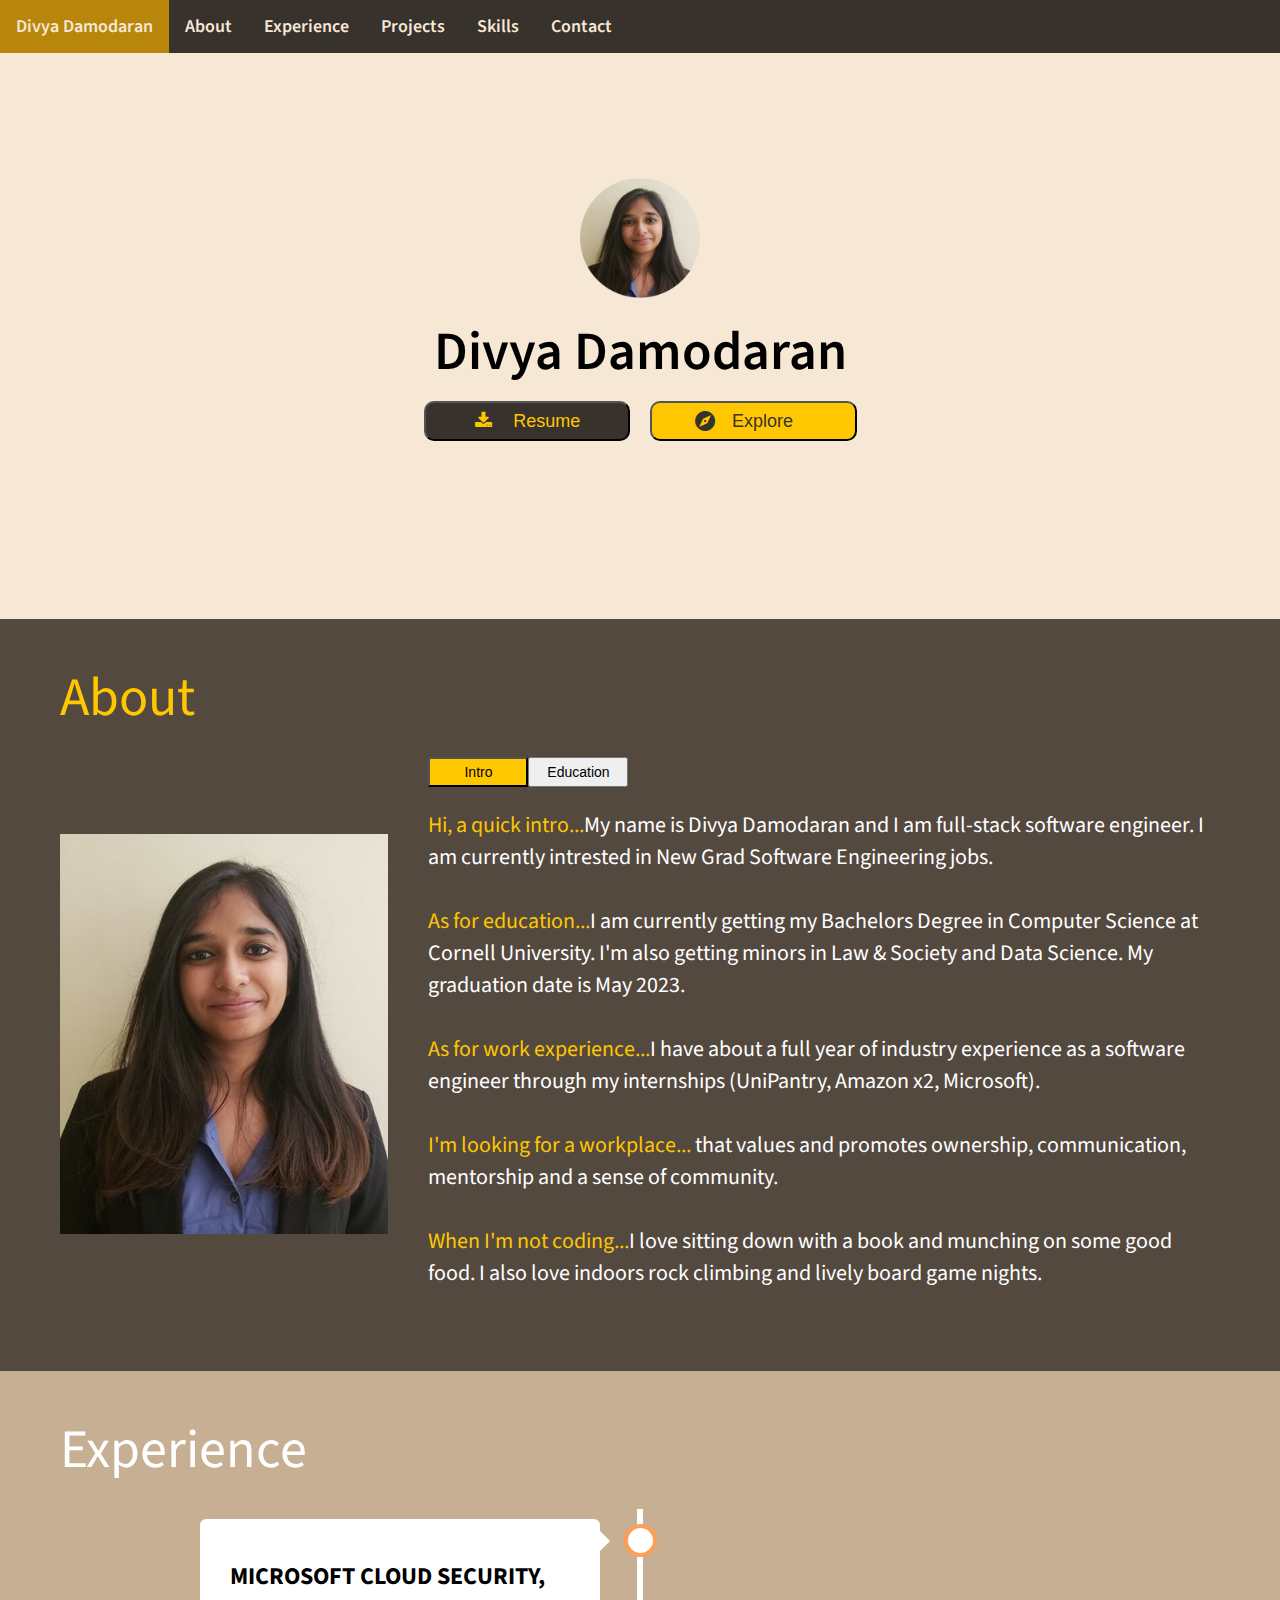
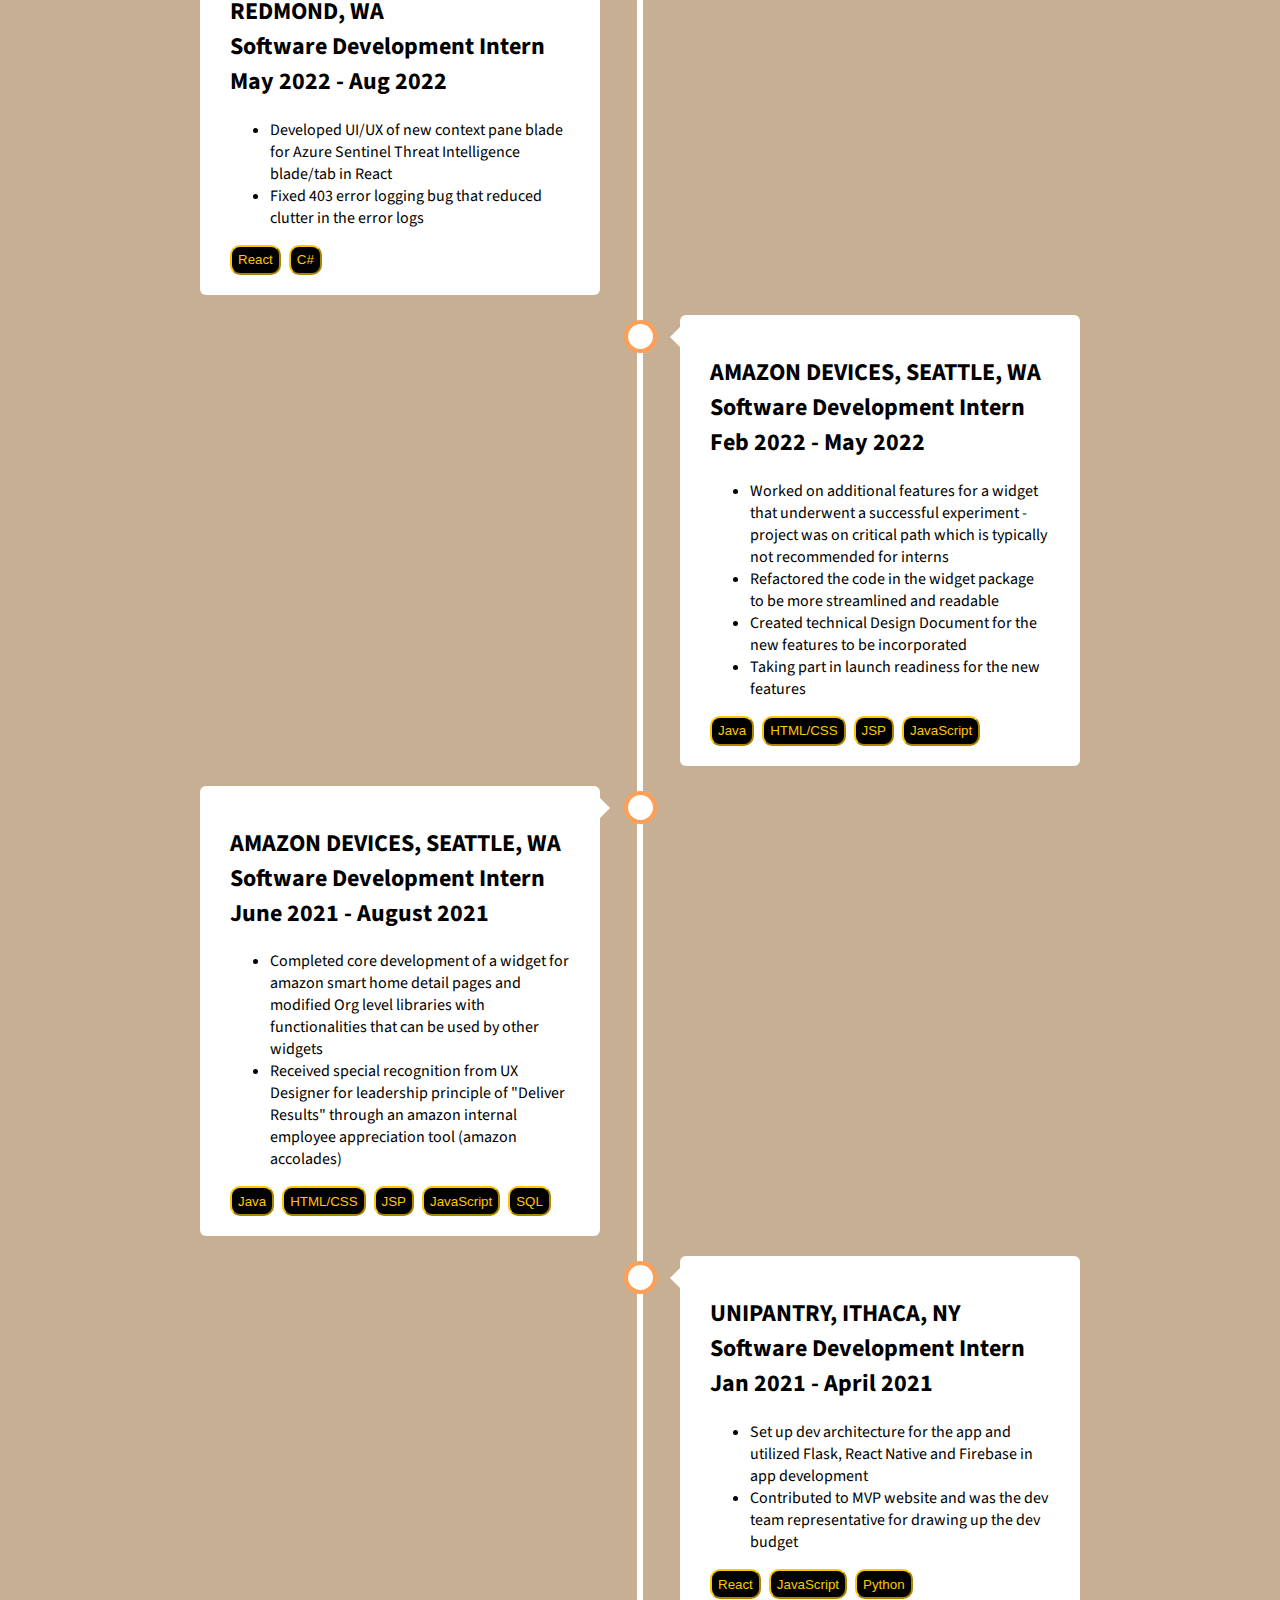
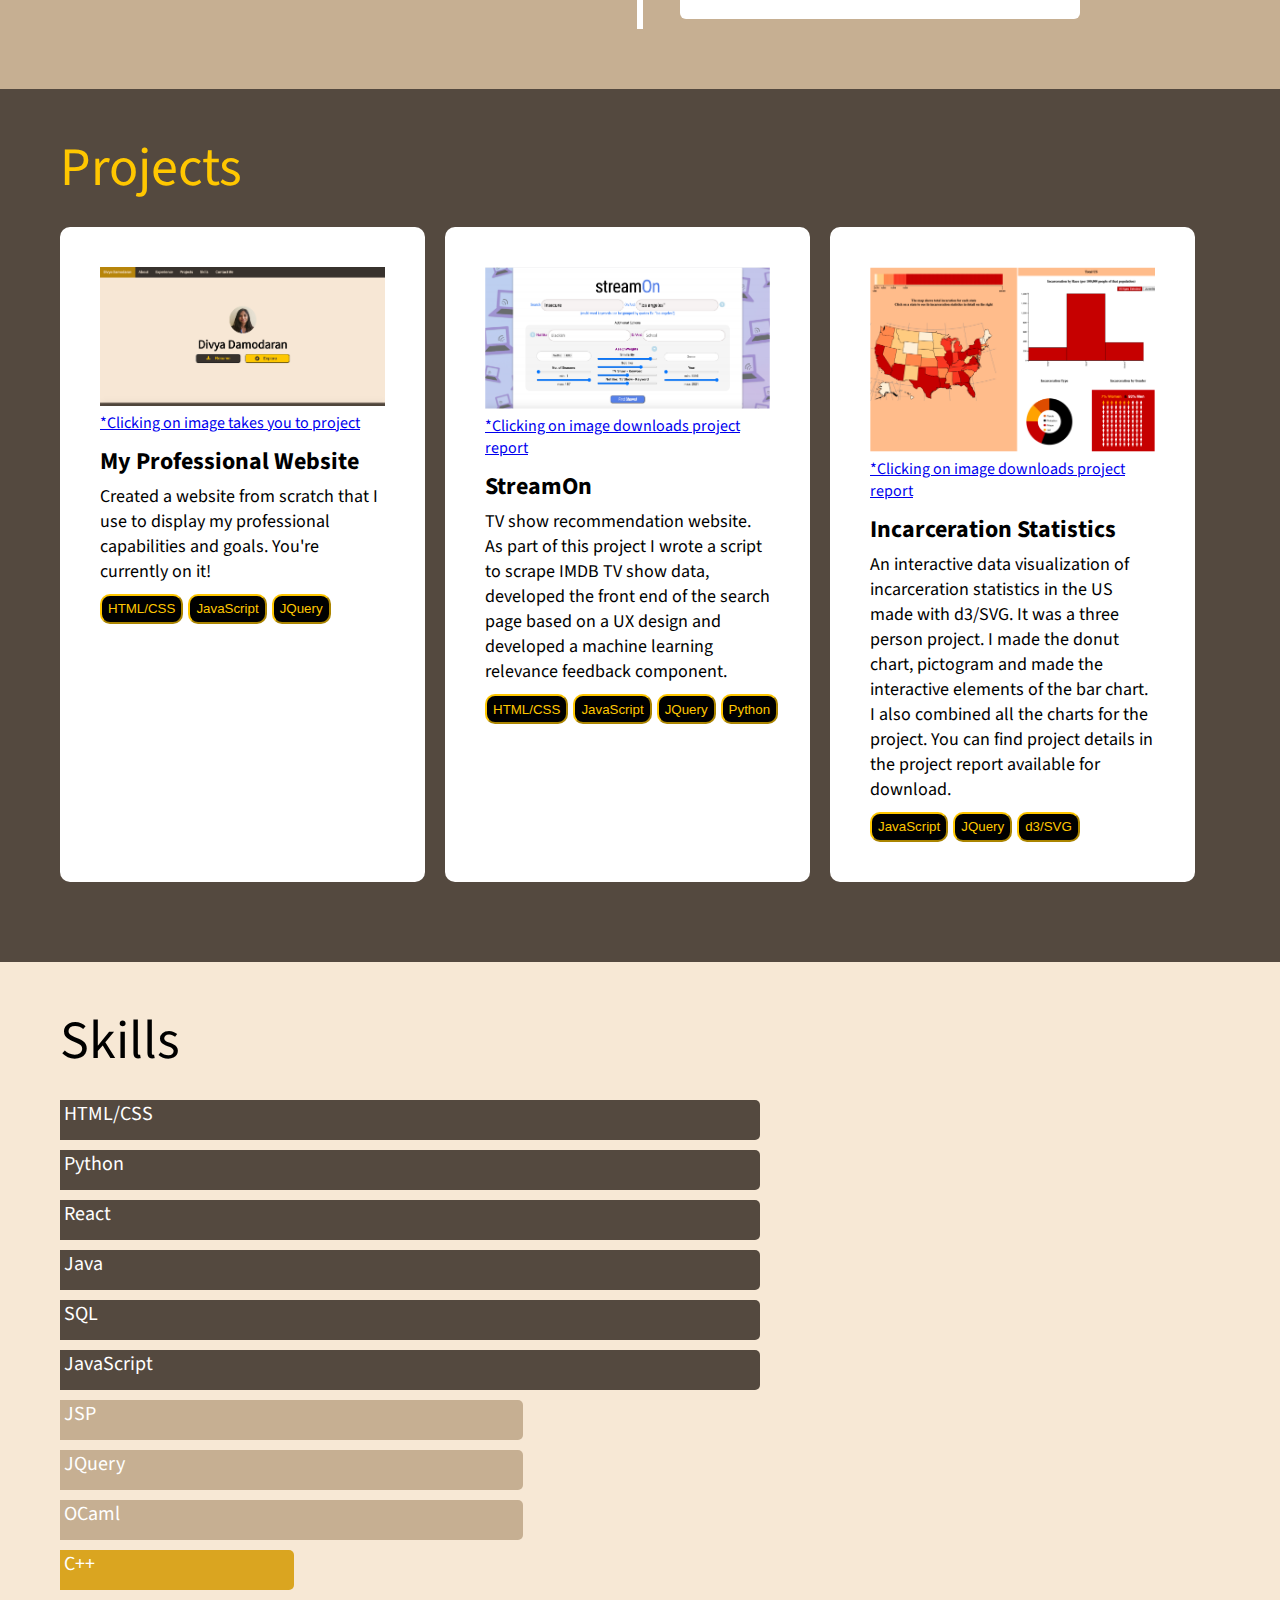
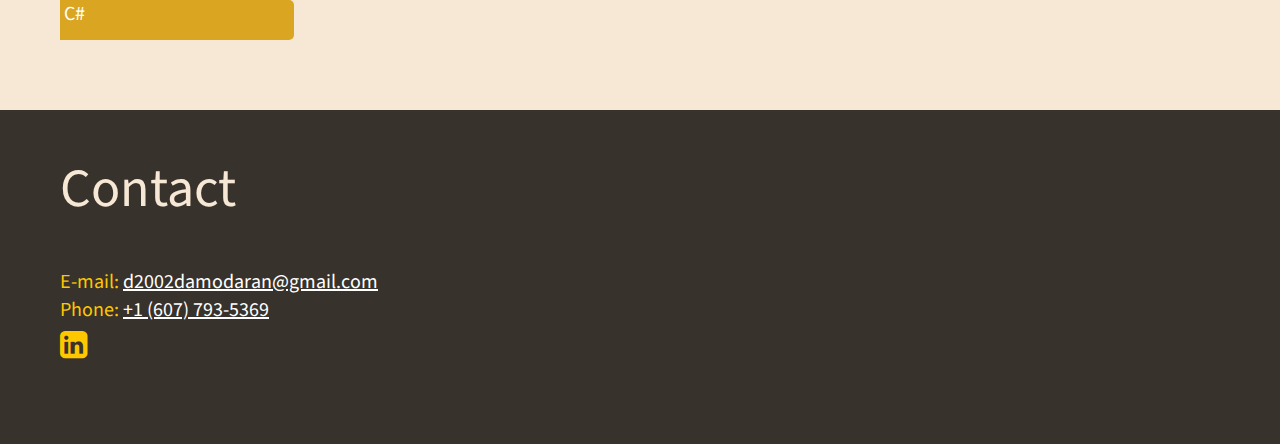
<file: index.html>
<!DOCTYPE html>
<html>
  <head>
  <link href='https://fonts.googleapis.com/css?family=Source+Sans+Pro' rel='stylesheet' type='text/css'>
  <link rel="stylesheet" href="https://cdnjs.cloudflare.com/ajax/libs/font-awesome/4.7.0/css/font-awesome.min.css">
  <link href="https://fonts.googleapis.com/icon?family=Material+Icons" rel="stylesheet">
  <link rel="stylesheet" href="website.css">
  <script src="https://ajax.googleapis.com/ajax/libs/jquery/3.6.1/jquery.min.js"></script>
  </head>
  <body>
    <div class="header_nav">
      <a href="#home" class="home header_nav_button active">Divya Damodaran</a>
      <a href="#about" class="about header_nav_button">About</a>
      <a href="#experience" class="experience header_nav_button">Experience</a>
      <a href="#projects" class="projects header_nav_button">Projects</a>
      <a href="#skills" class="skills header_nav_button">Skills</a>
      <a href="#contact" class="contact header_nav_button">Contact</a>

    </div>
    <div id="home" class="section">
      <div class="home_center">
        <div class="home_center_text">
          <img src="divya.png" alt="Circular headshot" height="120px">
          <p id="home_text">Divya Damodaran</p>
          <div id="home_buttons">
            <button id="resume"><i alt="" id="download_vector" class="fa fa-download"></i><a href="DivyaDamodaran2023_Resume.pdf" download>Resume</a></button>
            <button id="explore"><i class="material-icons" style="margin:5px 15px 0px 35px; color:#38322D">explore</i>
              <p style="margin:7px 0px 0px 0px"><a href="#about">Explore</a></p></button>
          </div>
        </div>
      </div>
    </div>
    <div id="about" class="section">
      <p id="about_header">About</p>
      <div class="about_box">
        <img src="divya.jpg" alt="Headshot" height="400">
        <div class="about_text">
        <div style="display:flex;" >
        <button id="about_intro" class="about_sub active">Intro</button>
        <button id="about_education" class="about_sub">Education</button>
        </div>
        <div id="intro_text" class="about_sub_text active">
        <p> 
          <span style="color:#FFC700">Hi, a quick intro...</span>My name is Divya Damodaran 
          and I am full-stack software engineer. I am currently intrested in New Grad Software
          Engineering jobs.
        </br></br>
        <span style="color:#FFC700">As for education...</span>I am currently getting my Bachelors Degree in Computer Science 
          at Cornell University. I'm also getting minors in Law & Society and 
          Data Science. My graduation date is May 2023.
      </br></br>
        <span style="color:#FFC700">As for work experience...</span>I have about a full year of industry experience 
        as a software engineer through my internships (UniPantry, Amazon x2, Microsoft).
      </br></br>
      <span style="color:#FFC700">I'm looking for a workplace...</span> that values and promotes ownership, communication, mentorship and a sense of community.
        </br></br>
        <span style="color:#FFC700">When I'm not coding...</span>I love sitting down with a book and munching on 
        some good food. I also love indoors rock climbing and lively board game nights.
        </p>
      </div>
      <div id="education_text" class="about_sub_text">
        <p> 
          <a href="https://www.cornell.edu/" style="text-decoration: none;"><span style="color: #fff6d6; font-size: 30px; font-weight: bold;">Cornell Univeristy</span></a>
        </br>
        <span style="color:#FFC700">Bachelor of Science:</span> Major in Computer Science, Minor in Law & Society
      </br>
      <span style="color:#FFC700">Expected graduation:</span> May 2023
    </br>
    <span style="color:#FFC700">Relevant Coursework:</span>
    <ul>
      <li>CS4410: Operating Systems</li>
      <li>CS4820: Intro to Analysis of Algorithms <button class="language_tag">Java</button></li>
      <li>ENGRC3025: Communicating Digital Identity <button class="language_tag">HTML/CSS</button><button class="language_tag">JavaScript</button></li>
      <li>CS3410: Computer System Organization and Programming <button class="language_tag">C++</button></li>
      <li>CS3310: Data-Driven Web Applications <button class="language_tag">JavaScript</button></li>
      <li>CS4740: Natural Language Processing <button class="language_tag">Python</button></li>
      <li>CS3110: Data Structures and Functional Programming <button class="language_tag">OCaml</button></li>
      <li>CS4300: Language and Information <button class="language_tag">Python</button></li>
      <li>CS4780: Intro to Machine Learning <button class="language_tag">Python</button></li>
      <li>CS4320: Intro to Database Systems <button class="language_tag">SQL</button></li>
      <li>CS2043: Unix Tools and Scripting</li>
      <li>CS2210: Data Structures and Object-Oriented Programming <button class="language_tag">Java</button></li>
      <li>CS1110: Intro to Computing with Python <button class="language_tag">Python</button></li>
    </ul>
        </p>
        </div>
        </div>
      </div>
    </div>
    <div id="experience" class="section">
      <p id="experience_header">Experience</p>
      <div class="timeline">
        <div class="container left">
          <div class="content">
            <h2>MICROSOFT CLOUD SECURITY, REDMOND, WA
            </br>Software Development Intern
          </br> May 2022 - Aug 2022</h2>
            <ul>
              <li>Developed UI/UX of new context pane blade for Azure Sentinel Threat Intelligence blade/tab in React</li>
              <li>Fixed 403 error logging bug that reduced clutter in the error logs</li>
            </ul>
            <div>
            <button class="language_tag">React</button>
            <button class="language_tag">C#</button>
            </div>
          </div>
        </div>
        <div class="container right">
          <div class="content">
            <h2>AMAZON DEVICES, SEATTLE, WA 
            </br>Software Development Intern
          </br> Feb 2022 - May 2022</h2>
              <ul>
              <li>Worked on additional features for a widget that underwent a successful experiment - project was on critical path which is typically not recommended for interns</li>
              <li>Refactored the code in the widget package to be more streamlined and readable</li>
              <li>Created technical Design Document for the new features to be incorporated</li>
              <li>Taking part in launch readiness for the new features</li>
            </ul>
            <div>
              <button class="language_tag">Java</button>
              <button class="language_tag">HTML/CSS</button>
              <button class="language_tag">JSP</button>
              <button class="language_tag">JavaScript</button>
              </div>
          </div>
        </div>
        <div class="container left">
          <div class="content">
            <h2>AMAZON DEVICES, SEATTLE, WA 
            </br>Software Development Intern
          </br> June 2021 - August 2021</h2>
            <ul>
              <li>Completed core development of a widget for amazon smart home detail pages and modified Org level libraries with functionalities that can be used by other widgets</li>
              <li>Received special recognition from UX Designer for leadership principle of "Deliver Results" through an amazon internal employee appreciation tool (amazon accolades)</li>
            </ul>
            <div>
              <button class="language_tag">Java</button>
              <button class="language_tag">HTML/CSS</button>
              <button class="language_tag">JSP</button>
              <button class="language_tag">JavaScript</button>
              <button class="language_tag">SQL</button>
            </div>
          </div>
        </div>
        <div class="container right">
          <div class="content">
            <h2>UNIPANTRY, ITHACA, NY
            </br>Software Development Intern
          </br> Jan 2021 - April 2021</h2>
            <ul>
              <li>Set up dev architecture for the app and utilized Flask, React Native and Firebase in app development</li>
              <li>Contributed to MVP website and was the dev team representative for drawing up the dev budget</li>
            </ul>
            <div>
            <button class="language_tag">React</button>
            <button class="language_tag">JavaScript</button>
            <button class="language_tag">Python</button>
            </div>
          </div>
        </div>
      </div>
    </div>
    <div id="projects" class="section">
      <p id="projects_header">Projects</p>
      <div class="cards">
        <div class="card_container">
          <a href="https://divya0204.github.io/divya-damodaran.github.io/"><img alt="Image of My Professional Website" src="project1.png" class="card_image">*Clicking on image takes you to project</a>
          <p class="card_title">
            My Professional Website
          </p>
          <p class="card_info">
            Created a website from scratch that I use to display my 
            professional capabilities and goals. You're currently on it!
          </p>
          <div style="display:flex;">
            <button class="language_tag">HTML/CSS</button>
            <button class="language_tag">JavaScript</button>
            <button class="language_tag">JQuery</button>
          </div>
        </div>
        <div class="card_container">
          <a href="streamOn_report.pdf" download><img src="streamOn.png" alt="Image of my streamOn project" class="card_image">*Clicking on image downloads project report</a>
          <p class="card_title">
            StreamOn
          </p>
          <p class="card_info">
            TV show recommendation website. As part of this project I wrote a script to scrape IMDB TV show data, 
            developed the front end of the search page based on a UX design and 
            developed a machine learning relevance feedback component.
          </p>
          <div style="display:flex;">
            <button class="language_tag">HTML/CSS</button>
            <button class="language_tag">JavaScript</button>
            <button class="language_tag">JQuery</button>
            <button class="language_tag">Python</button>
          </div>
        </div>
        <div class="card_container">
          <a href="incarceration_report.pdf" download><img src="incarceration.png" alt="Image of my Incarceration statistics project" class="card_image">*Clicking on image downloads project report</a>
          <p class="card_title">
            Incarceration Statistics
          </p>
          <p class="card_info">
            An interactive data visualization of incarceration statistics in the US made with d3/SVG. It was a three person project.
            I made the donut chart, pictogram and made the interactive elements of the bar chart. I also combined all the charts for the project.
            You can find project details in the project report available for download.
          </p>
          <div style="display:flex;">
            <button class="language_tag">JavaScript</button>
            <button class="language_tag">JQuery</button>
            <button class="language_tag">d3/SVG</button>
          </div>
        </div>       
      </div>
    </div>
    <div id="skills" class="section">
      <p id="skills_header">Skills</p>
      <div style="display: flex;">
      <div class="grid">
        <div class="bar">
          <div id="html_bar" class="prof_bar">HTML/CSS</div>
        </div>
        <div class="bar">
          <div id="python_bar" class="prof_bar">Python</div>
        </div>
        <div class="bar">
          <div id="react_bar" class="prof_bar">React</div>
        </div>
        <div class="bar">
          <div id="java_bar" class="prof_bar">Java</div>
        </div>
        <div class="bar">
          <div id="sql_bar" class="prof_bar">SQL</div>
        </div>
        <div class="bar">
          <div id="javascript_bar" class="prof_bar">JavaScript</div>
        </div>
       <div class="bar">
        <div id="jsp_bar" class="int_bar">JSP</div>
      </div>
      <div class="bar">
        <div id="jquery_bar" class="int_bar">JQuery</div>
      </div>
      <div class="bar">
        <div id="ocaml_bar" class="int_bar">OCaml</div>
      </div>
      <div class="bar">
        <div id="cplus_bar" class="sat_bar">C++</div>
      </div>
      <div class="bar">
        <div id="csharp_bar" class="sat_bar">C#</div>
      </div>
    </div>
      <div id="html_box" class="skill_box proficient">
          <p class="skill_box_lang">HTML/CSS - <span style="color:#54493F">Proficient</span></p>
        </br>
        <p class="skill_box_text">I have experience with HTML/CSS from coursework, work experiences,
          projects and independent study. HTML/CSS is the first coding language I studied</p>
      </div>
      <div id="python_box" class="skill_box proficient">
        <p class="skill_box_lang">Python - <span style="color:#54493F">Proficient</span></p>
      </br>
      <p class="skill_box_text">I have experience with Python from coursework, work experiences,
        projects and independent study. I'm adept with the use of Python for both data science and software development. Python is the second coding language I studied and the one I've used
      most frequently. It is the language I am most comfortable with.</p>
    </div>
    <div id="react_box" class="skill_box proficient">
      <p class="skill_box_lang">React - <span style="color:#54493F">Proficient</span></p>
    </br>
    <p class="skill_box_text">I've recently gotten a lot of practice with React through my internship at 
      Microsoft. My team was just shifting into React from Typescript so I got a lot of ground up practice.
    </p>
  </div>
  <div id="java_box" class="skill_box proficient">
    <p class="skill_box_lang">Java - <span style="color:#54493F">Proficient</span></p>
  </br>
  <p class="skill_box_text">I have experience with Java from coursework and work experiences. 
    I've used it intensively in my work experiences at Amazon so I'm very comfortable with it. Plus, my 
    first data structures class was in Java so it stuck.
  </p>
</div>
  <div id="sql_box" class="skill_box proficient">
    <p class="skill_box_lang">SQL - <span style="color:#54493F">Proficient</span></p>
  </br>
  <p class="skill_box_text">I have experience with SQL from coursework, work experiences and independent study. 
    I've used SQL in a coupl of classes and I've occasionally used at work though not intensively. I always brush
  up on my SQL independently every now and then, so I'd say I'm still pretty confident with it.</p>
  </div>
  <div id="javascript_box" class="skill_box proficient">
    <p class="skill_box_lang">JavaScript - <span style="color:#54493F">Proficient</span></p>
  </br>
  <p class="skill_box_text">I have experience with JavaScript from coursework, work experiences,
    projects and independent study. Because JavaScript and HTML/CSS often go hand in hand, I'd 
  say my experience here is pretty intensive. </p>
  </div>
  <div id="jquery_box" class="skill_box intermediate">
    <p class="skill_box_lang">JQuery - <span style="color:#C6AF92">Intermediate</span></p>
  </br>
  <p class="skill_box_text">I have experience with JQuery from coursework, work experiences,
    projects and independent study. JQuery is an offshoot of JavaScript, and really very convenient 
  for some things that are unnecessarily tricky in JavaScript. I'd say I'm pretty familiar with it, but 
not so much as to say I'm proficient.</p>
  </div>
  <div id="jsp_box" class="skill_box intermediate">
    <p class="skill_box_lang">JSP - <span style="color:#C6AF92">Intermediate</span></p>
  </br>
  <p class="skill_box_text">I have experience with JSP from work experiences. All my experience with JSP comes from my time
    interning at Amazon. I delivered my projects just fine despite them intensively using JSP, but it was a lot of 
    looking around and research. Probably a little rusty right now, but muscle memory will likely kick in if I need to use it.
  </p>
  </div>
  <div id="ocaml_box" class="skill_box intermediate">
    <p class="skill_box_lang">OCaml - <span style="color:#C6AF92">Intermediate</span></p>
  </br>
  <p class="skill_box_text">I have experience with OCaml from coursework. I used it pretty intensively in CS3110: Data Structures and functional programming. 
    The class had big coding assignments in OCaml and a large final project that was 2000 lines of code. I did pretty well in the class and the assignments in 
    particular. It's a pretty fun language, but I'm definately very rusty.
  </p>
  </div>
  <div id="cplus_box" class="skill_box satisfactory">
    <p class="skill_box_lang">C++ - <span style="color:goldenrod">Satisfactory</span></p>
  </br>
  <p class="skill_box_text">I have experience with C++ from coursework. CS3410: Computer System Organization and Programming used it towards the end for assignments.
    I did just fine for myself, but would definately need a crazy amount of stackoverflow to pull off a big project in the language.
  </p>
  </div>
  <div id="csharp_box" class="skill_box satisfactory">
    <p class="skill_box_lang">C# - <span style="color:goldenrod">Satisfactory</span></p>
  </br>
  <p class="skill_box_text">I have experience with C# from work experiences, particulary my internship at Microsoft.
    Microsoft primarily uses C# for their backend, and despite being mostly on frontend for my internship I did have to make sense of the 
    backend codebase sometimes. Beyond reading a lot of C#, I also had to write a couple lines for the bug fix I made during my internship.
    I'm definately very much a beginner in the language, but I wouldn't say it's entirely foreign to me either.
  </p>
  </div>
    </div>
    </div>
    <div id="contact" class="section">
    <p id="contact_header">Contact</p>
    <div style="display:flex">
    <div id="contact_details">
      <p>E-mail: <a href="mailto:d2002damodaran@gmail.com" style="color:white">d2002damodaran@gmail.com</a>
    </br>Phone: <a href="tel:607-793-5369" style="color:white">+1 (607) 793-5369</a>
  </br><a aria-label="link to LinkedIn" href="https://www.linkedin.com/in/divya-damodaran-a417a1193/"><i alt="LinkedIn" class="fa fa-linkedin-square" style="font-size: 32px; margin-right: 10px; margin-top: 5px; color: #FFC700;"></i></a></p>
    </div>
  </div>
    </div>
  </body>
</html>
<script>
 $(".header_nav_button").click(function() {  
    $(".header_nav_button").removeClass("active"); // This will remove active classes from all <li> tags
    $(this).addClass("active"); // This will add active class in clicked <li>   
  });

  $("#about_intro").click(function() {  
    $(".about_sub").removeClass("active"); // This will remove active classes from all <li> tags
    $(this).addClass("active"); // This will add active class in clicked <li> 
    $(".about_sub_text").removeClass("active");
    $("#intro_text").addClass("active");
  });

  $("#about_education").click(function() {  
    $(".about_sub").removeClass("active"); // This will remove active classes from all <li> tags
    $(this).addClass("active"); // This will add active class in clicked <li> 
    $(".about_sub_text").removeClass("active");
    $("#education_text").addClass("active");
  });


  // Start storing data for skills


  $(".language_tag").click(function() { 
    $('html, body').stop().animate({
        'scrollTop': $('#skills').offset().top
    }, 2000, 'swing');
    $(".bar").removeClass("active");
    $(".skill_box").removeClass("active");

    var lang = $(this).text().trim()
    if (lang == "HTML/CSS"){
    $("#html_box").addClass("active");
    $("#html_bar").parent().addClass("active");   
    }
    else if (lang=="Python"){
    $("#python_box").addClass("active");
    $("#python_bar").parent().addClass("active");
    }
    else if (lang=="React"){
    $("#react_box").addClass("active");
    $("#react_bar").parent().addClass("active");
    }
    else if (lang=="Java"){
    $("#java_box").addClass("active");
    $("#java_bar").parent().addClass("active");
    }
    else if (lang=="SQL"){
    $("#sql_box").addClass("active");
    $("#sql_bar").parent().addClass("active");
    }
    else if (lang=="JavaScript"){
    $("#javascript_box").addClass("active");
    $("#javascript_bar").parent().addClass("active");
    }
    else if (lang=="JSP"){
    $("#jsp_box").addClass("active");
    $("#jsp_bar").parent().addClass("active");
    }
    else if (lang=="JQuery"){
    $("#jquery_box").addClass("active");
    $("#jquery_bar").parent().addClass("active");
    }
    else if (lang=="OCaml"){
    $("#ocaml_box").addClass("active");
    $("#ocaml_bar").parent().addClass("active");
    }
    else if (lang=="C++"){
    $("#cplus_box").addClass("active");
    $("#cplus_bar").parent().addClass("active");
    }
    else if (lang=="C#"){
    $("#csharp_box").addClass("active");
    $("#csharp_bar").parent().addClass("active");
    };

});


  $(".bar").click(function() {  
    if ($(this).hasClass("active")) {
      $(".bar").removeClass("active");
      $(".skill_box").removeClass("active");
    }
    else {
      $(".bar").removeClass("active");
      $(this).addClass("active");
      $(".skill_box").removeClass("active");

      var lang = $(this).text().trim()
      if (lang == "HTML/CSS"){
      $("#html_box").addClass("active");
      }
      else if (lang=="Python"){
      $("#python_box").addClass("active");
      }
      else if (lang=="React"){
      $("#react_box").addClass("active");
      }
      else if (lang=="Java"){
      $("#java_box").addClass("active");
      }
      else if (lang=="SQL"){
      $("#sql_box").addClass("active");
      }
      else if (lang=="JavaScript"){
      $("#javascript_box").addClass("active");
      }
      else if (lang=="JSP"){
      $("#jsp_box").addClass("active");
      }
      else if (lang=="JQuery"){
      $("#jquery_box").addClass("active");
      }
      else if (lang=="OCaml"){
      $("#ocaml_box").addClass("active");
      }
      else if (lang=="C++"){
      $("#cplus_box").addClass("active");
      }
      else if (lang=="C#"){
      $("#csharp_box").addClass("active");
      };
  }
  });

const sections = document.querySelectorAll(".section");
const navLi = document.querySelectorAll(".header_nav_button");
window.onscroll = () => {
  var current = "";
  sections.forEach((section) => {
    const sectionTop = section.offsetTop;
    if (pageYOffset >= sectionTop - 60) {
      current = section.getAttribute("id"); 
    }
  });
  console.log(current);

  navLi.forEach((li) => {
    li.classList.remove("active");
    if (li.classList.contains(current)) {
      li.classList.add("active");
    }
  });
};



</script>
</file>
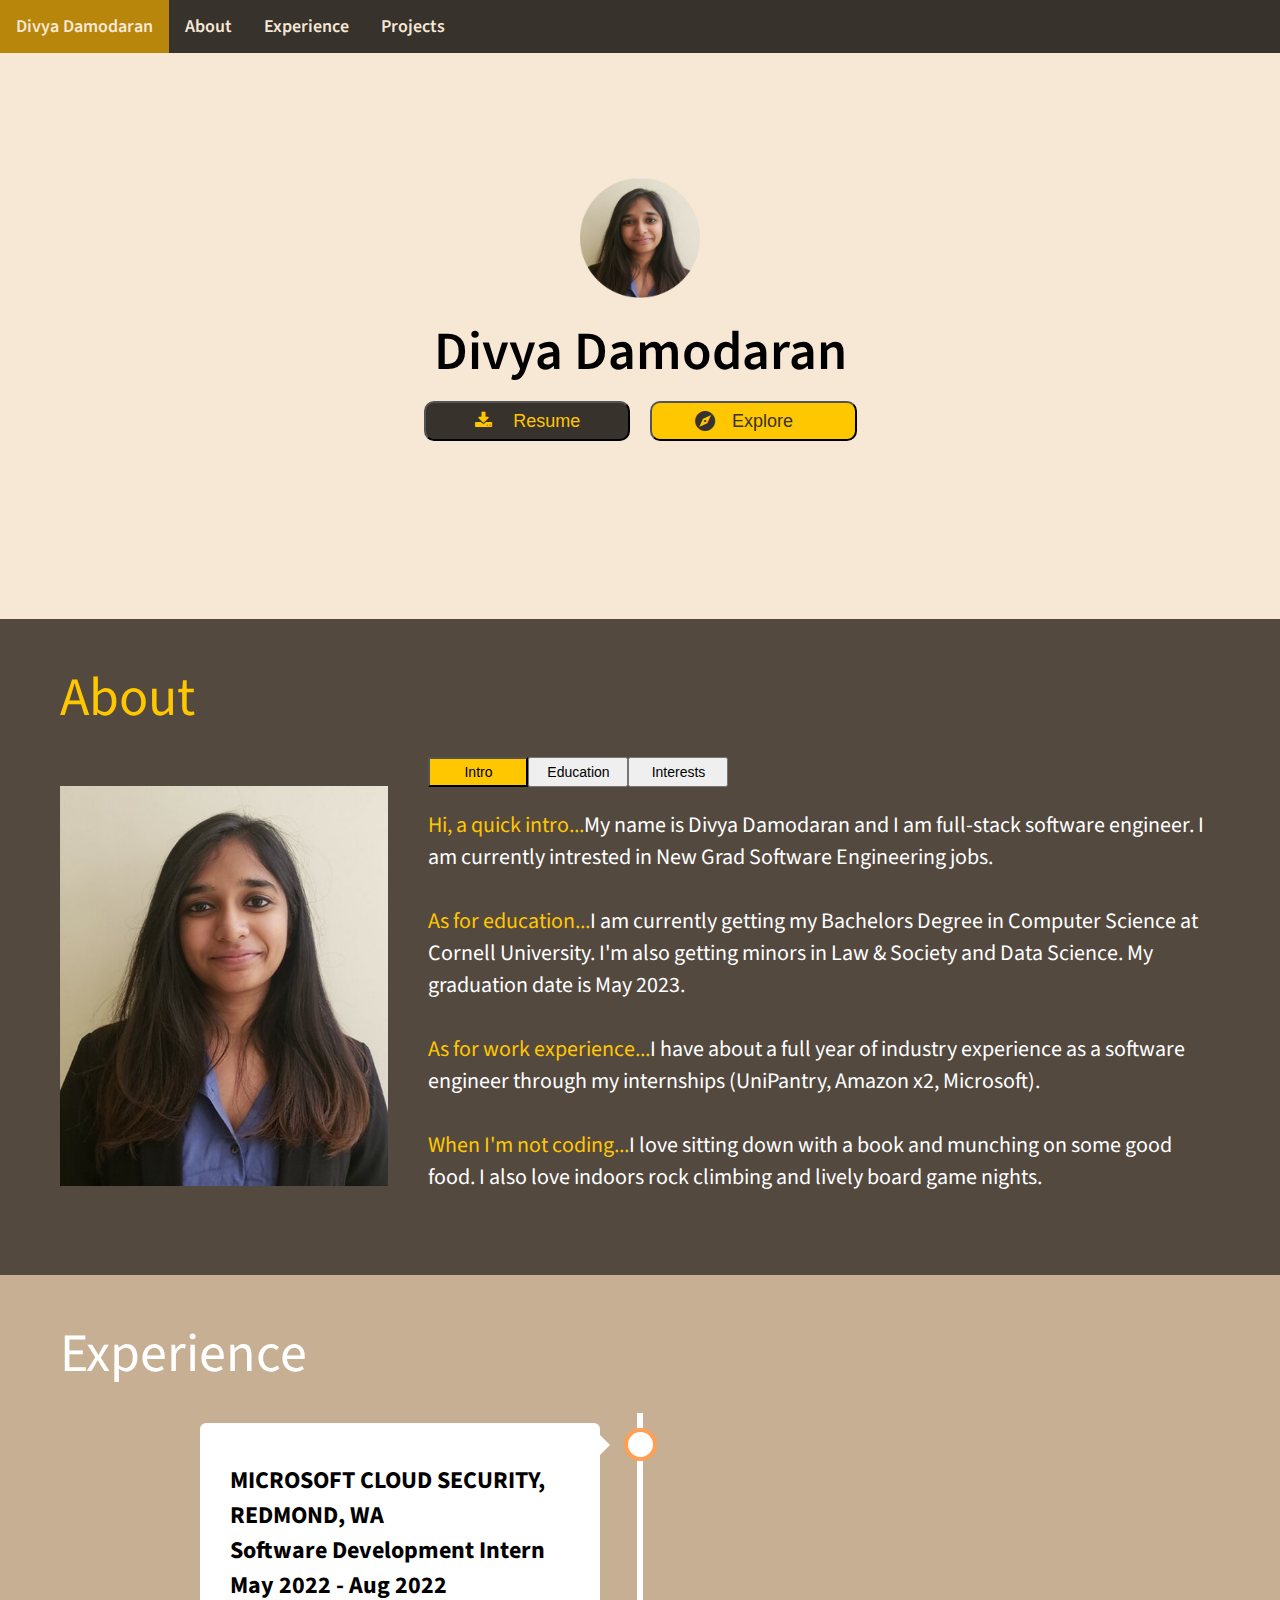
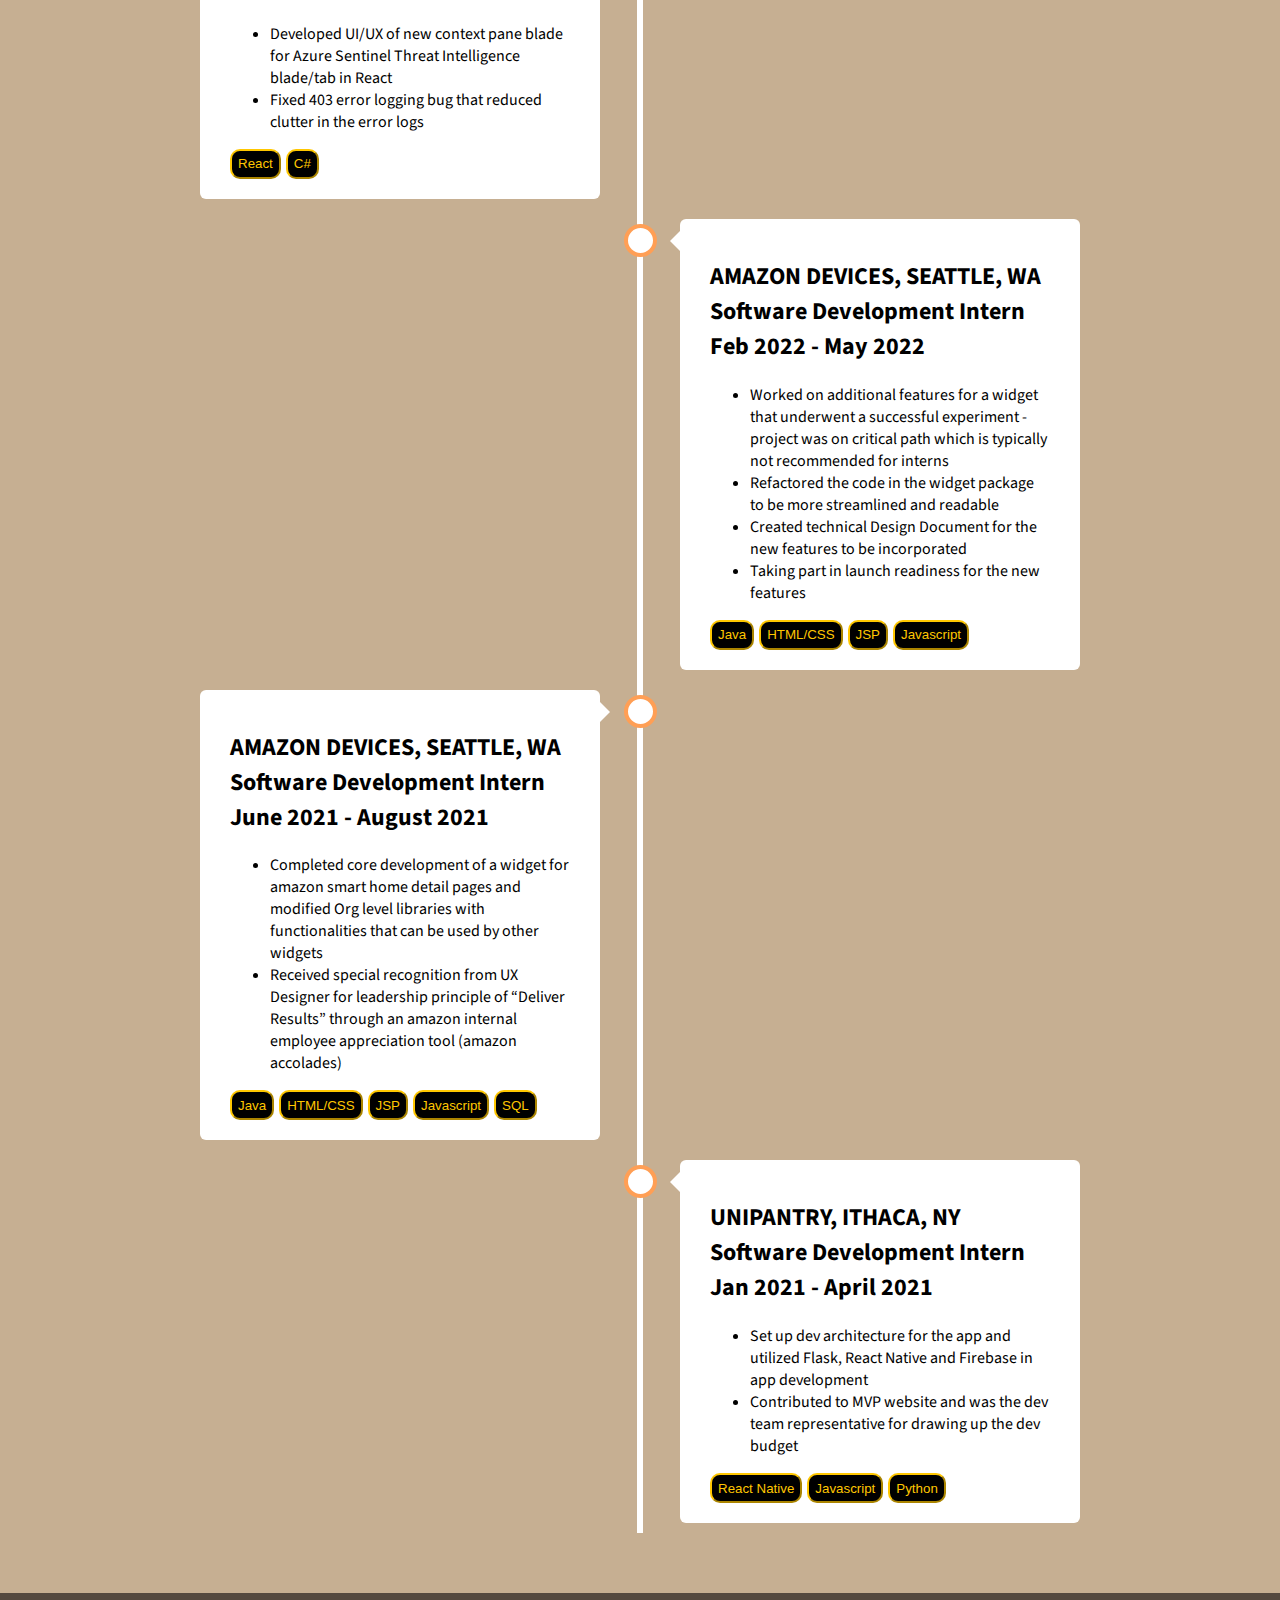
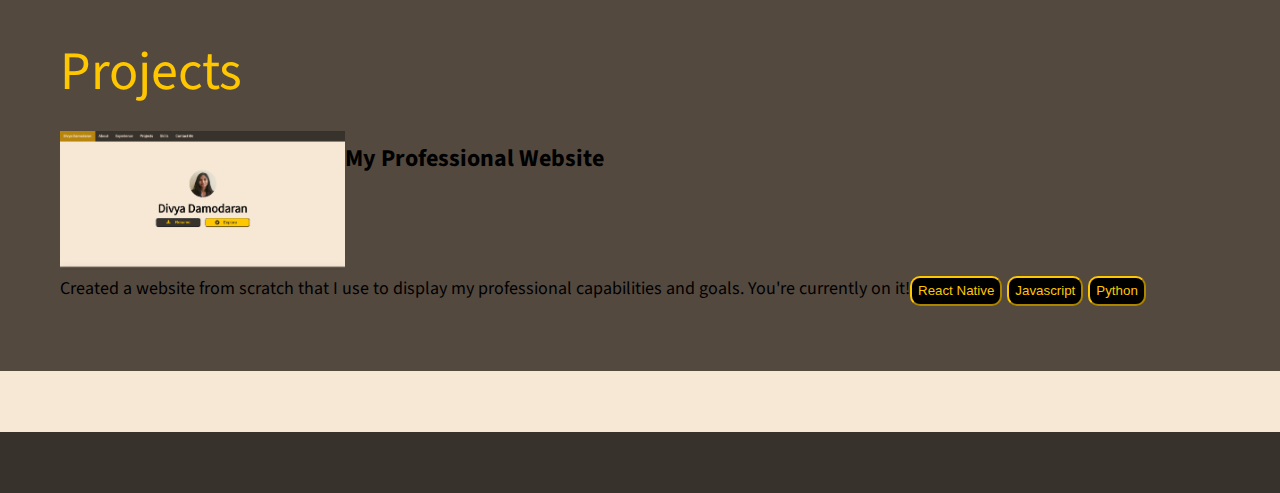
<file: website.html>
<!DOCTYPE html>
<html>
  <head>
  <link href='https://fonts.googleapis.com/css?family=Source+Sans+Pro' rel='stylesheet' type='text/css'>
  <link rel="stylesheet" href="https://cdnjs.cloudflare.com/ajax/libs/font-awesome/4.7.0/css/font-awesome.min.css">
  <link href="https://fonts.googleapis.com/icon?family=Material+Icons" rel="stylesheet">
  <link rel="stylesheet" href="website.css">
  <script src="https://ajax.googleapis.com/ajax/libs/jquery/3.6.1/jquery.min.js"></script>
  </head>
  <body>
    <div class="header_nav">
      <a href="#home" class="header_nav_button active">Divya Damodaran</a>
      <a href="#about" class="header_nav_button">About</a>
      <a href="#experience" class="header_nav_button">Experience</a>
      <a href="#projects" class="header_nav_button">Projects</a>

    </div>
    <div id="home" class="section">
      <div class="home_center">
        <div class="home_center_text">
          <img src="divya.png" alt="Circular headshot" height="120px">
          <p id="home_text">Divya Damodaran</p>
          <div id="home_buttons">
            <button id="resume"><i id="download_vector" class="fa fa-download"></i><a href="/images/myw3schoolsimage.jpg" download>Resume</a></button>
            <button id="explore"><i class="material-icons" style="margin:5px 15px 0px 35px; color:#38322D">explore</i>
              <p style="margin:7px 0px 0px 0px">Explore</p></button>
          </div>
        </div>
      </div>
    </div>
    <div id="about" class="section">
      <p id="about_header">About</p>
      <div class="about_box">
        <img src="divya.jpg" alt="Headshot" height="400">
        <div class="about_text">
        <div style="display:flex">
        <button id="about_intro" class="about_sub active">Intro</button>
        <button id="about_education" class="about_sub">Education</button>
        <button id="about_interest" class="about_sub">Interests</button>
        </div>
        <p> 
          <span style="color:#FFC700">Hi, a quick intro...</span>My name is Divya Damodaran 
          and I am full-stack software engineer. I am currently intrested in New Grad Software
          Engineering jobs.
        </br></br>
        <span style="color:#FFC700">As for education...</span>I am currently getting my Bachelors Degree in Computer Science 
          at Cornell University. I'm also getting minors in Law & Society and 
          Data Science. My graduation date is May 2023.
      </br></br>
        <span style="color:#FFC700">As for work experience...</span>I have about a full year of industry experience 
        as a software engineer through my internships (UniPantry, Amazon x2, Microsoft).
        </br></br>
        <span style="color:#FFC700">When I'm not coding...</span>I love sitting down with a book and munching on 
        some good food. I also love indoors rock climbing and lively board game nights.
        </p>
        </div>
      </div>
    </div>
    <div id="experience" class="section">
      <p id="experience_header">Experience</p>
      <div class="timeline">
        <div class="container left">
          <div class="content">
            <h2>MICROSOFT CLOUD SECURITY, REDMOND, WA
            </br>Software Development Intern
          </br> May 2022 - Aug 2022</h2>
            <p><ul>
              <li>Developed UI/UX of new context pane blade for Azure Sentinel Threat Intelligence blade/tab in React</li>
              <li>Fixed 403 error logging bug that reduced clutter in the error logs</li>
            </ul>
            </p>
            <div style="display:flex;">
            <button class="language_tag">React</button>
            <button class="language_tag">C#</button>
            </div>
          </div>
        </div>
        <div class="container right">
          <div class="content">
            <h2>AMAZON DEVICES, SEATTLE, WA 
            </br>Software Development Intern
          </br> Feb 2022 - May 2022</h2>
            <p><ul>
              <li>Worked on additional features for a widget that underwent a successful experiment - project was on critical path which is typically not recommended for interns</li>
              <li>Refactored the code in the widget package to be more streamlined and readable</li>
              <li>Created technical Design Document for the new features to be incorporated</li>
              <li>Taking part in launch readiness for the new features</li>
            </ul>
            </p>
            <div style="display:flex;">
              <button class="language_tag">Java</button>
              <button class="language_tag">HTML/CSS</button>
              <button class="language_tag">JSP</button>
              <button class="language_tag">Javascript</button>
              </div>
          </div>
        </div>
        <div class="container left">
          <div class="content">
            <h2>AMAZON DEVICES, SEATTLE, WA 
            </br>Software Development Intern
          </br> June 2021 - August 2021</h2>
            <p><ul>
              <li>Completed core development of a widget for amazon smart home detail pages and modified Org level libraries with functionalities that can be used by other widgets</li>
              <li>Received special recognition from UX Designer for leadership principle of “Deliver Results” through an amazon internal employee appreciation tool (amazon accolades)</li>
            </ul>
            </p>
            <div style="display:flex;">
              <button class="language_tag">Java</button>
              <button class="language_tag">HTML/CSS</button>
              <button class="language_tag">JSP</button>
              <button class="language_tag">Javascript</button>
              <button class="language_tag">SQL</button>
              </div>
          </div>
        </div>
        <div class="container right">
          <div class="content">
            <h2>UNIPANTRY, ITHACA, NY
            </br>Software Development Intern
          </br> Jan 2021 - April 2021</h2>
            <p><ul>
              <li>Set up dev architecture for the app and utilized Flask, React Native and Firebase in app development</li>
              <li>Contributed to MVP website and was the dev team representative for drawing up the dev budget</li>
            </ul>
            </p>
            <div style="display:flex;">
            <button class="language_tag">React Native</button>
            <button class="language_tag">Javascript</button>
            <button class="language_tag">Python</button>
            </div>
          </div>
        </div>
      </div>
    </div>
    <div id="projects" class="section">
      <p id="projects_header">Projects</p>
      <div class="cards">
        <a href="https://divya-damodaran.herokuapp.com/"><img src="project1.png" class="card_image"></a>
        <p class="card_title">
          My Professional Website
        </p>
        <p class="card_info">
          Created a website from scratch that I use to display my 
          professional capabilities and goals. You're currently on it!
        </p>
        <div style="display:flex;">
          <button class="language_tag">React Native</button>
          <button class="language_tag">Javascript</button>
          <button class="language_tag">Python</button>
          </div>
      </div>
    </div>
    <div id="skills" class="section">
      
    </div>
    <div id="contact" class="section">
      
    </div>
  </body>
</html>
<script>
  console.log('hi');
 $(".header_nav_button").click(function() {  
    $(".header_nav_button").removeClass("active"); // This will remove active classes from all <li> tags
    $(this).addClass("active"); // This will add active class in clicked <li>   
  });

  $(".about_sub").click(function() {  
    $(".about_sub").removeClass("active"); // This will remove active classes from all <li> tags
    $(this).addClass("active"); // This will add active class in clicked <li>   
  });
</script>
</file>
<file: website.css>
body {
  margin: 0;
  font-family: 'Source Sans Pro', sans-serif;
}

.header_nav {
  position: fixed;
  top: 0;
  width: 100%;
  background-color: #38322D;
  overflow: hidden;
  z-index: 2;
}

.header_nav_button {
  font-family: 'Source Sans Pro', sans-serif;
  float: left;
  text-align: center;
  padding: 14px 16px;
  font-size: 18px;
  color: #F7E8D5;
  text-decoration: none;
  font-weight: 600;

}

.header_nav_button:hover {
  background-color: #F7E8D5;
  color: #38322D;
}

.header_nav a.active {
  background-color: darkgoldenrod;
  color: #F7E8D5;
}

.header_nav_button:active {
  background-color: aliceblue;
  color:black;
}

.section {
  border-color: black;
  border-width: 2px;
}

.section#home {
  padding: 10%;
  background-color: #F7E8D5;
}

.section#about {
  background-color: #54493F;
  padding-top: 1px;
  padding-bottom: 60px;
  padding-left: 60px;
  padding-right: 60px;
}

.section#experience {
  background-color: #C6AF92;
  padding-top: 1px;
  padding-bottom: 60px;
  padding-left: 60px;
  padding-right: 60px;
}

.section#projects {
  background-color: #54493F;
  padding-top: 1px;
  padding-bottom: 60px;
  padding-left: 60px;
  padding-right: 60px;
}

.section#skills {
  background-color: #F7E8D5;
  padding-top: 1px;
  padding-bottom: 60px;
  padding-left: 60px;
  padding-right: 60px;
}

.section#contact {
  background-color: #38322D;
  padding-top: 1px;
  padding-bottom: 60px;
  padding-left: 60px;
  padding-right: 60px;
}


.home_center {
  display: flex;
  justify-content: center;
  width: 100%;
  height: 100%;
}

.home_center_text {
  margin: 50px;
  text-align: center;
  color: rgba(14, 14, 41, 0.901);
}

#about_header {
  margin-top: 40px;
  margin-bottom: 20px;
  color: #FFC700;
  font-size: 54px;
}

#experience_header {
  margin-top: 40px;
  margin-bottom: 20px;
  color: white;
  font-size: 54px;
}

.about_box {
  display: flex;
  align-items: center;
}

.about_text {
  font-size: 22px;
  margin-left: 40px;
  color: white;
  align-self: start;
}

.about_sub_text {
  display: none;
}

.about_sub_text.active {
  display: block;
}

.about_sub {
  height: 30px;
  width: 100px;
  font-size: 14px;
  cursor: pointer;
}

.about_sub:active {
  background-color: #FFC700;
}
.about_sub.active {
  background-color: #FFC700;
}

#home_text {
  color: #000000;
  margin: 10px;
  font-weight: 600;
  font-size: 54px;
}

#home_buttons{
  display: flex;
}

#resume{
  height: 40px;
  width: 50%;
  margin-right: 20px;
  border-radius: 10px;
  font-size: 18px;
  color:#FFC700;
  background-color: #38322D;
}

#resume a{
  text-decoration: none;
  color:#FFC700;
}

#explore{
  height: 40px;
  width: 50%;
  border-radius: 10px;
  font-size: 18px;
  display:flex;
  color: #38322D;
  background-color: #FFC700;
}

#explore a{
  color: #38322D;
  text-decoration: none;
}

#download_vector {
  margin-right: 20px;
  width: 20px;
  height: 20px;
  padding-left: -40px;
  color:#FFC700;
}


/* The actual timeline (the vertical ruler) */
.timeline {
  position: relative;
  max-width: 800px;
  margin: 0 auto;
}

/* The actual timeline (the vertical ruler) */
.timeline::after {
  content: '';
  position: absolute;
  width: 6px;
  background-color: white;
  top: 0;
  bottom: 0;
  left: 50%;
  margin-left: -3px;
}

/* Container around content */
.container {
  padding: 10px 40px;
  position: relative;
  background-color: inherit;
  width: 50%;
}

/* The circles on the timeline */
.container::after {
  content: '';
  position: absolute;
  width: 25px;
  height: 25px;
  right: -17px;
  background-color: white;
  border: 4px solid #FF9F55;
  top: 15px;
  border-radius: 50%;
  z-index: 1;
}

/* Place the container to the left */
.left {
  left: -80px;
}

/* Place the container to the right */
.right {
  left: 50%;
}

/* Add arrows to the left container (pointing right) */
.left::before {
  content: " ";
  height: 0;
  position: absolute;
  top: 22px;
  width: 0;
  z-index: 1;
  right: 30px;
  border: medium solid white;
  border-width: 10px 0 10px 10px;
  border-color: transparent transparent transparent white;
}

/* Add arrows to the right container (pointing left) */
.right::before {
  content: " ";
  height: 0;
  position: absolute;
  top: 22px;
  width: 0;
  z-index: 1;
  left: 30px;
  border: medium solid white;
  border-width: 10px 10px 10px 0;
  border-color: transparent white transparent transparent;
}

/* Fix the circle for containers on the right side */
.right::after {
  left: -16px;
}

/* The actual content */
.content {
  padding: 20px 30px;
  background-color: white;
  position: relative;
  border-radius: 6px;
}

.language_tag{
  margin-right: 5px;
  border-radius: 10px;
  border-color: #FFC700;
  color:#FFC700;
  background-color: black;
  height: 30px;
  cursor: pointer;
}

#projects_header {
  margin-top: 40px;
  margin-bottom: 20px;
  color: #FFC700;
  font-size: 54px;
}

#skills_header {
  margin-top: 40px;
  margin-bottom: 20px;
  color: #000000;
  font-size: 54px;
}

#contact_header {
  margin-top: 40px;
  margin-bottom: 20px;
  color: #F7E8D5;
  font-size: 54px;
}

.cards{
  display:flex;
  flex-wrap:wrap;
}

.card_container{
  width: 285px;
  background-color: white;
  border-radius: 10px;
  padding: 40px;
  margin-right: 20px;
  margin-bottom: 20px;
}

.card_image{
  width: 285px;
}

.card_title{
  font-size: 24px;
  margin-bottom: 5px;
  margin-top: 10px;
  font-weight: 700;
}

.card_info{
  font-size: 18px;
  margin-top: 0px;
  margin-bottom: 10px;
}

.prof_bar{
  height: 100%;
  width: 100%;
  padding-left: 4px;
  background-color: #54493F;
  border-radius: 0px 5px 5px 0px;
}

.int_bar{
  height: 100%;
  width: 66%;
  padding-left: 4px;
  background-color: #C6AF92;
  border-radius: 0px 5px 5px 0px;
}

.sat_bar{
  height: 100%;
  width: 33%;
  padding-left: 4px;
  background-color: goldenrod;
  border-radius: 0px 5px 5px 0px;
}

.bar{
  height: 40px;
  width: 100%;
  margin-bottom: 10px;
  color: white;
  font-size: 20px;
  cursor: pointer;
}

.bar.active{
  opacity: 40%;
}

.skill_box{
  width: 40%;
  height: 350px;
  background-color: white;
  border-radius: 10px;
  padding: 20px;
  display: none;
}

.skill_box.proficient{
  border: solid 10px #54493F;
}

.skill_box.intermediate{
  border: solid 10px #C6AF92;
}

.skill_box.satisfactory{
  border: solid 10px goldenrod;
}

.skill_box.active{
  display: block;
}

.grid{
  width: 60%;
  margin-right: 30px;
}

.skill_box_lang{
  color: black;
  font-weight: bold;
  font-size: 32px;
  margin: 0px;
}

.skill_box_text{
  font-size: 20px;
  margin: 0px;
  color:black;
}

#contact_details{
  width: 50%;
  color: #FFC700;
  font-size: 20px;
}

#contact_method{
  width: 50%;
}


#contact_message{
  width: 400px;
  height: 200px;
  font-size: 20px;
  font-family: 'Source Sans Pro', sans-serif;
  border: solid #FFC700;
  border-width: 8px;
  border-radius: 5px;
  text-align: start;
}
</file>
